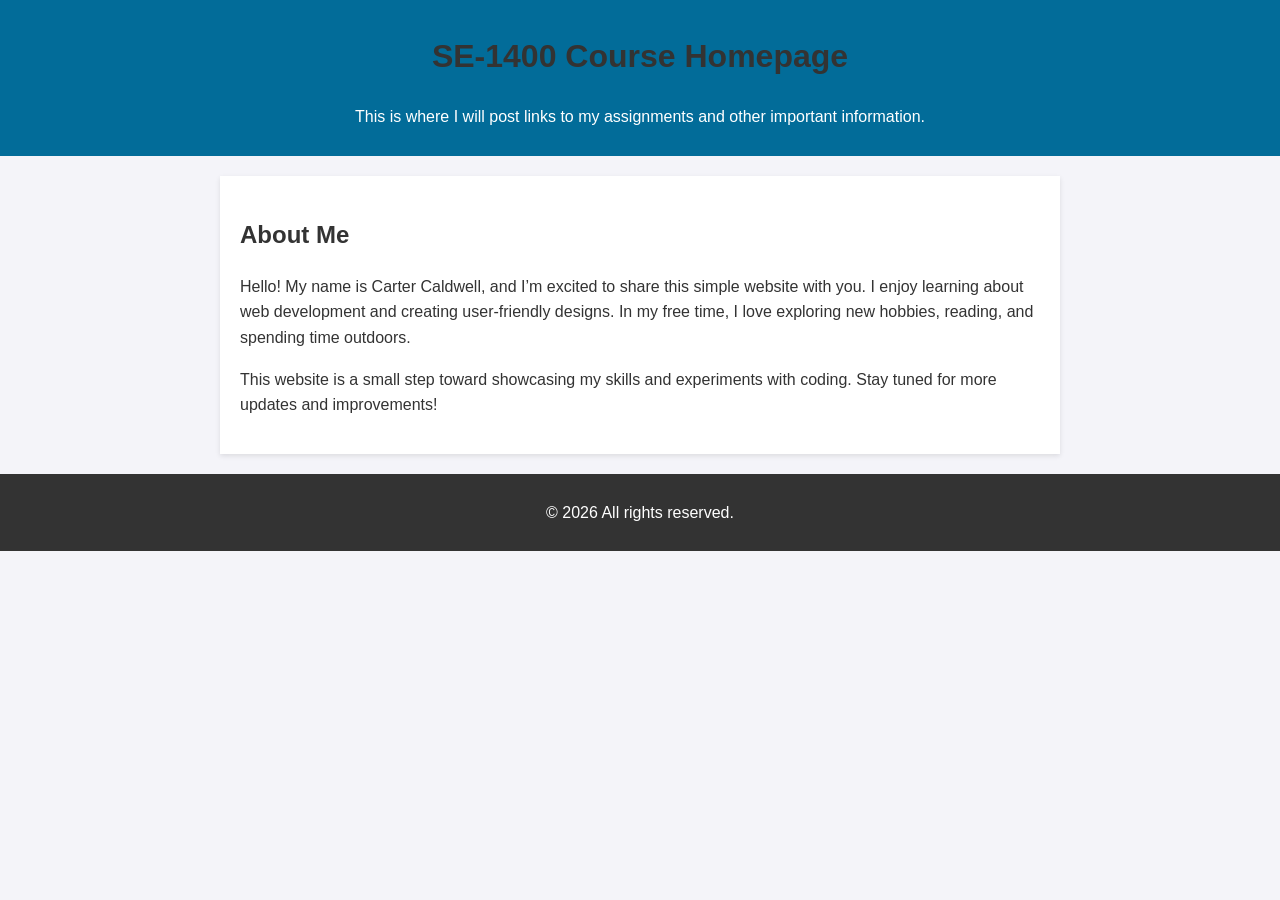
<file: index.html>
<!DOCTYPE html>
<html lang="en">
<head>
    <meta charset="UTF-8">
    <meta name="viewport" content="width=device-width, initial-scale=1.0">
    <meta name="robots" content="noindex, nofollow">
    <title>SE1400 Assignment Files</title>
    <style>
        body { font-family: Arial, sans-serif; line-height: 1.6; margin: 0; padding: 0; background-color: #f4f4f9; color: #333; }
        header { background: #026c99; color: white; padding: 10px 0; text-align: center; }
        section { max-width: 800px; margin: 20px auto; padding: 20px; background: white; box-shadow: 0 2px 5px rgba(0, 0, 0, 0.1); }
        h1, h2 { color: #333; }
        ul { list-style: none; padding: 0; }
        ul li { margin: 5px 0; }
        ul li a { color: #026c99; text-decoration: none; font-weight: bold; }
        ul li a:hover { text-decoration: underline; }
        footer { text-align: center; padding: 10px; margin-top: 20px; background: #333; color: white; }
    </style>
</head>
<body>
    <header>
        <h1>SE-1400 Course Homepage</h1>
        <p>This is where I will post links to my assignments and other important information.</p>
    </header>
    <section>
        <h2>About Me</h2>
        <p>Hello! My name is Carter Caldwell, and I’m excited to share this simple website with you. I enjoy learning about web development and creating user-friendly designs. In my free time, I love exploring new hobbies, reading, and spending time outdoors.</p>
        <p>This website is a small step toward showcasing my skills and experiments with coding. Stay tuned for more updates and improvements!</p>
    </section>
    <footer>
        <p>&copy; <span id="currentYear"></span> All rights reserved.</p>
    </footer>
    <script>
        document.getElementById('currentYear').textContent = new Date().getFullYear();
    </script>
</body>
</html>
</file>
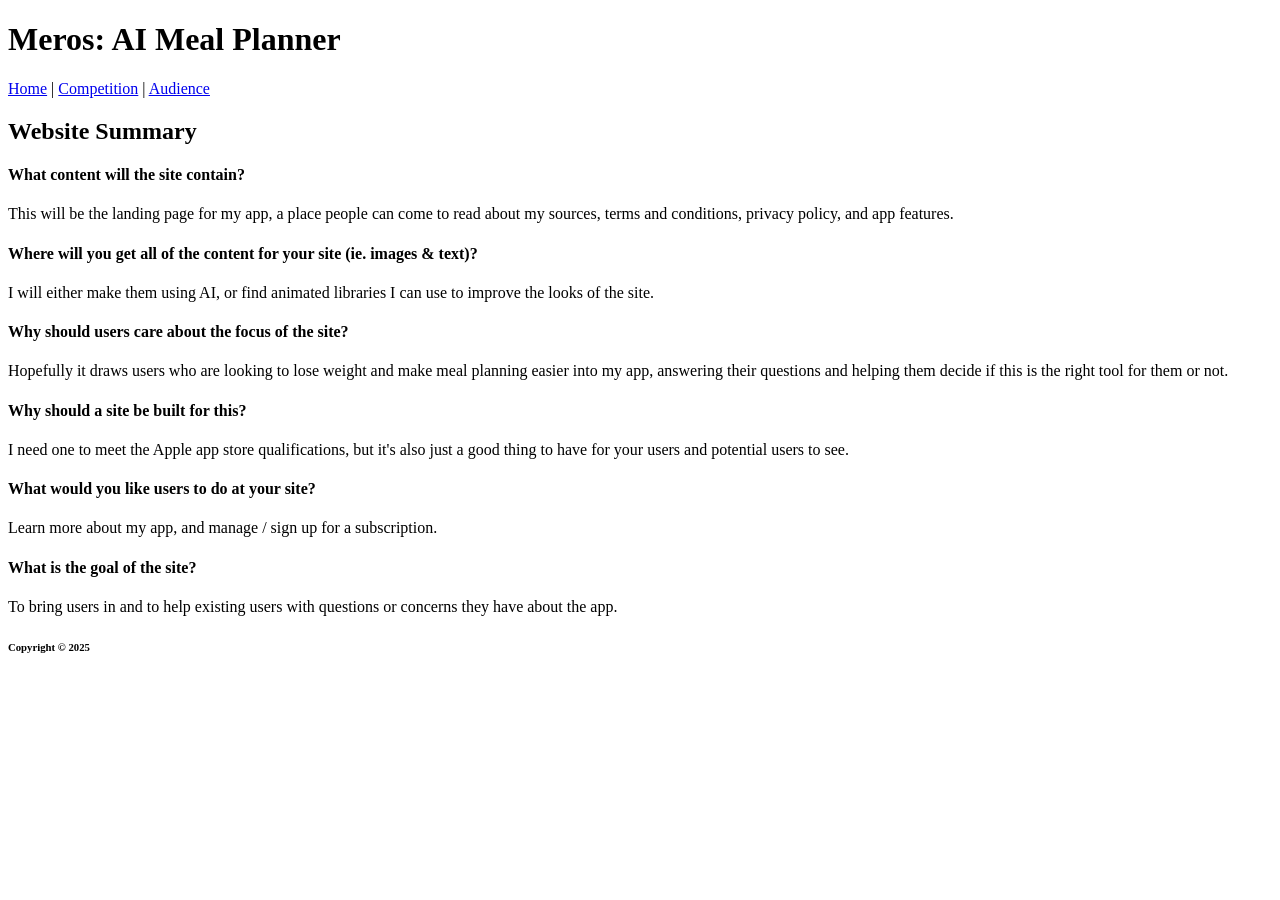
<file: milestone2/index.html>
<!DOCTYPE html>
<html lang="en">
    <head>
        <title>Meros: AI Meal Planner</title>
        <meta charset="UTF-8">
        <meta name="robots" content="noindex, nofollow">
    </head>
    <body>
        <header>
            <h1>Meros: AI Meal Planner</h1>
        </header>
        <nav>
            <a href="index.html">Home</a>
            |
            <a href="competition.html">Competition</a>
            |
            <a href="audience.html">Audience</a>
        </nav>
        <main>
        <h2>Website Summary</h2>
        <h4>What content will the site contain?</h4>
        <p>This will be the landing page for my app, a place people can come to read about my sources, terms and conditions, privacy policy, and app features.</p>
        <h4>Where will you get all of the content for your site (ie. images & text)?</h4>
        <p>I will either make them using AI, or find animated libraries I can use to improve the looks of the site.</p>
        <h4>Why should users care about the focus of the site?</h4>
        <p>Hopefully it draws users who are looking to lose weight and make meal planning easier into my app, answering their questions and helping them decide if this is the right tool for them or not.</p>
        <h4>Why should a site be built for this?</h4>
        <p>I need one to meet the Apple app store qualifications, but it's also just a good thing to have for your users and potential users to see.</p>
        <h4>What would you like users to do at your site?</h4>
        <p>Learn more about my app, and manage / sign up for a subscription.</p>
        <h4>What is the goal of the site?</h4>
        <p> To bring users in and to help existing users with questions or concerns they have about the app.</p>
        </main>
        <footer>
            <h6>Copyright © 2025</h6>
        </footer>
    </body>
</html>
</file>
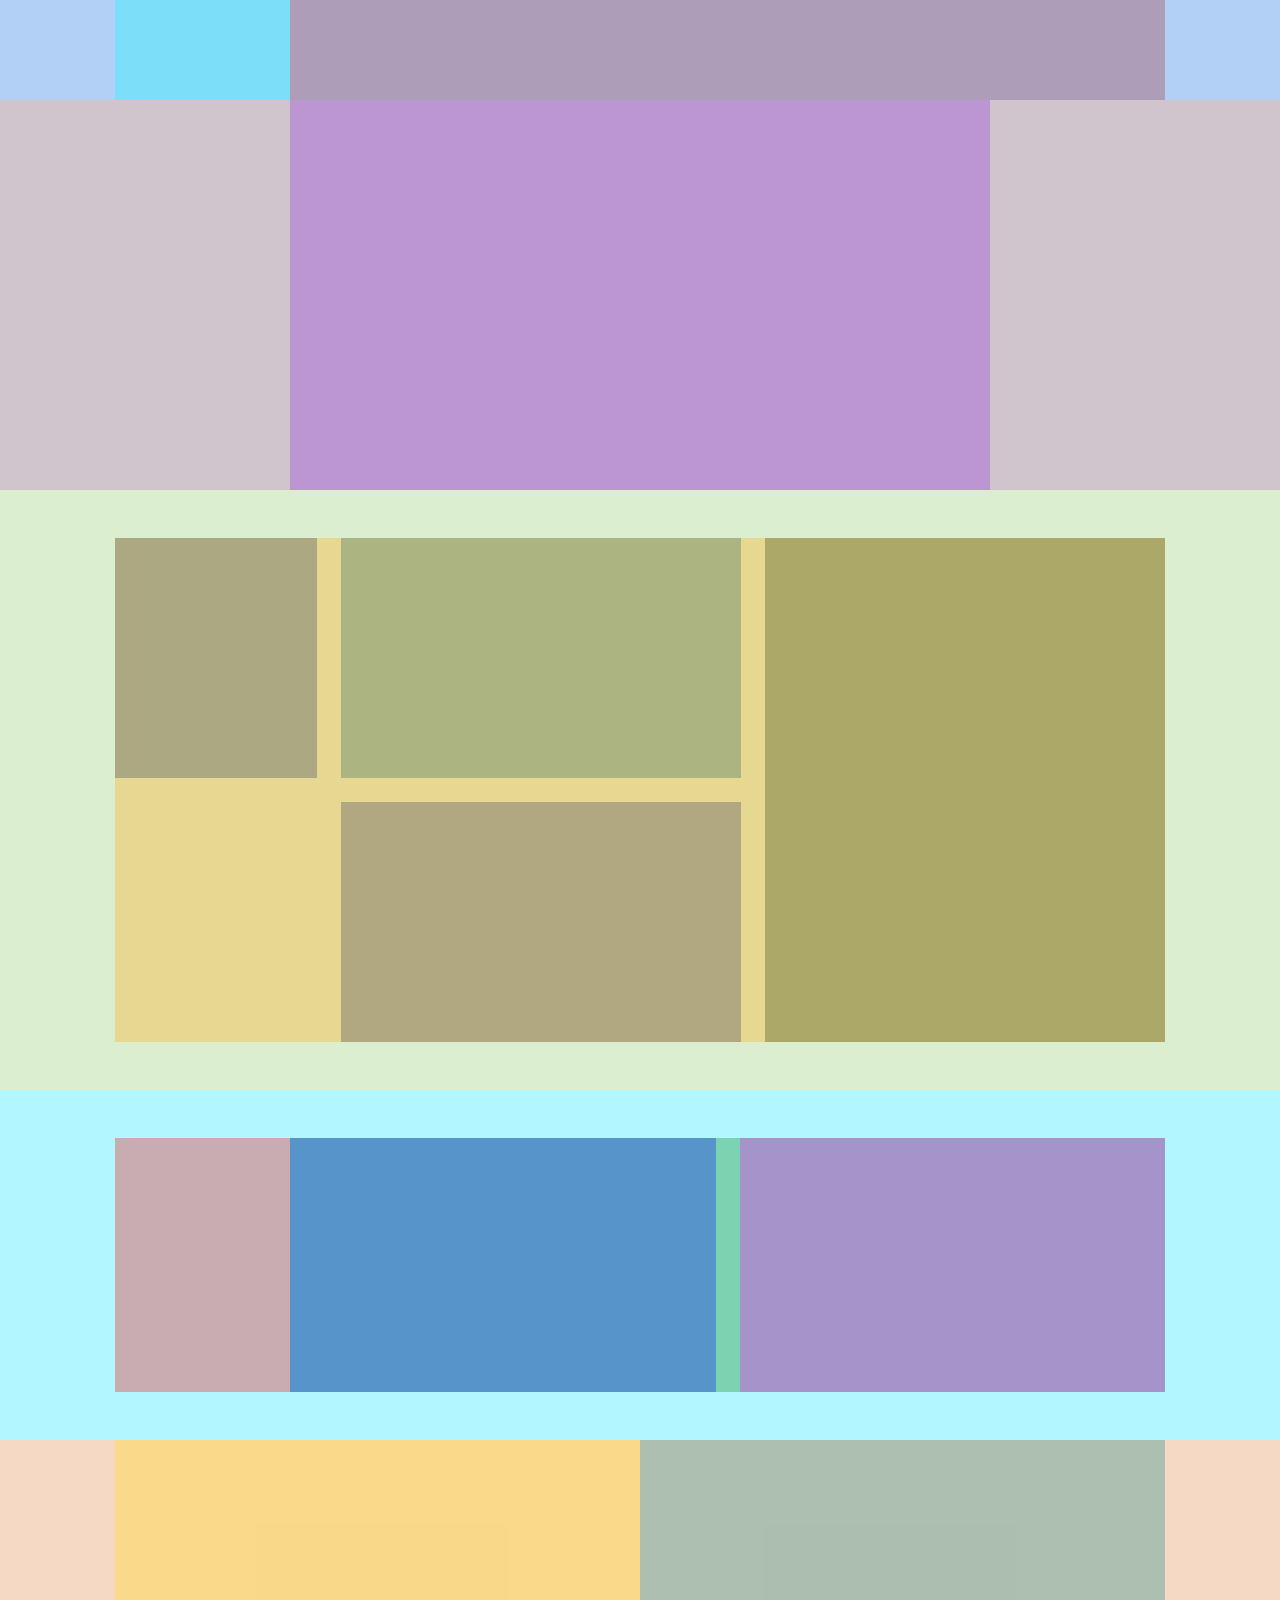
<file: milestone4/index.html>
<!DOCTYPE html>
<html lang="en">
    <head>
        <title>Zen Space</title>
        <meta charset="UTF-8">
        <meta name="robots" content="noindex, nofollow">
        <meta name="viewport" content="width=device-width, initial-scale=1">
        <link rel="stylesheet" href="style.css">

    </head>

    <body>
          <header class="header">
               <div class="header-bg">

               </div>
               <div class="logo">

               </div>
               <nav class="nav">

               </nav>
          </header>
          <main >
                    <div class="hero-bg"></div>
                    <div class="hero-text"></div>
                    <div class="unwind-bg"></div>
                    <div class="boxes">
                         <div class="sign-up">

                         </div>
                         <div class="middle">
                              <div class="games"></div>
                              <div class="relax"></div>
                         </div>
                         <div class="spend">

                         </div>
                    </div>
                    <div class="review-bg"></div>
                    <h2 class="reviews">

                    </h2>
                    <div class="review-box">
                         <div class="review1">

                         </div>
                         <div class="review2">

                         </div>
                    </div>
          </main>
          <footer class="footer" >
               <div class="footer-bg"></div>
               <div class="left">

               </div>
               <div class="right">

               </div>

          </footer>
    </body>
</html>
</file>
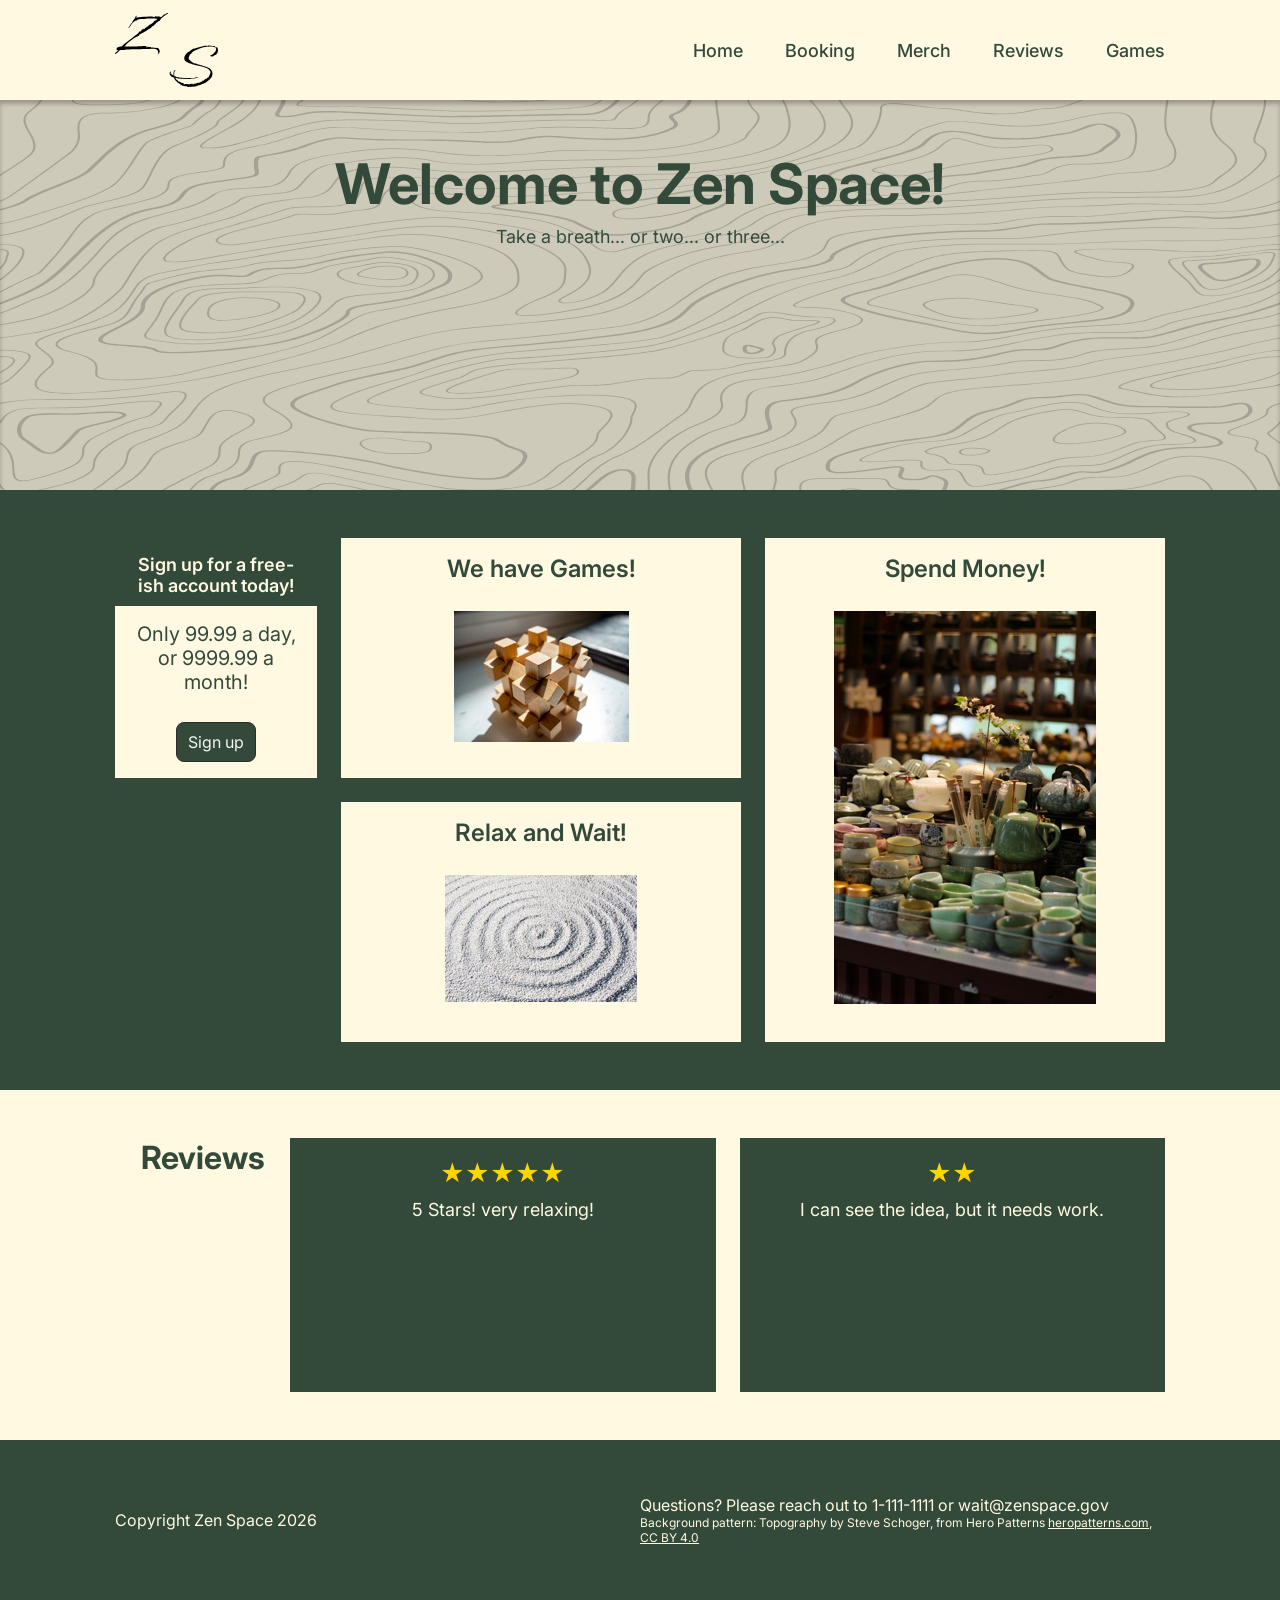
<file: milestone5/index.html>
<!DOCTYPE html>
<html lang="en">
    <head>
        <title>Zen Space</title>
        <meta charset="UTF-8">
        <meta name="robots" content="noindex, nofollow">
        <meta name="viewport" content="width=device-width, initial-scale=1">
        <link rel="stylesheet" href="https://fonts.googleapis.com/css2?family=Inter:wght@400;500;600;700&display=swap">
        <link rel="stylesheet" href="style.css">

    </head>

    <body>
          <header class="header">
               <div class="header-bg">

               </div>
               <div class="logo">
                    <img src="images/logo.svg" alt="Zen Space Logo">
               </div>
               <nav class="nav">
                    <a href="index.html">Home</a>
                    <a href="booking.html">Booking</a>
                    <a href="merch.html">Merch</a>
                    <a href="reviews.html">Reviews</a>
                    <a href="games.html">Games</a>
               </nav>
          </header>
          <main >
                    <div class="hero-bg"></div>
                    
                    <div class="hero-text">
                         <h1>Welcome to Zen Space!</h1>
                         <p>Take a breath... or two... or three...</p>
                    </div>
                    <div class="unwind-bg"></div>
                    <div class="boxes">
                         <div class="sign-up">
                              <div class="strip">
                                   <h2>Sign up for a free-ish account today!</h2>
                              </div>
                              <p>Only 99.99 a day, or 9999.99 a month!</p>
                              <a href="booking.html">Sign up</a>
                         </div>
                         <div class="middle">

                              <div class="games">
                                   <h2>We have Games!</h2>
                                   <img src="images/games.jpg" alt="Stacking Wooden Block Game" width="175" height="131">
                              </div>

                              <div class="relax">
                                   <h2>Relax and Wait!</h2>
                                   <img src="images/relax.jpg" alt="Zen Stone Garden" width="192" height="127">
                              </div>

                         </div>
                         <div class="spend">
                              <h2>Spend Money!</h2>
                              <img src="images/spend.jpg" alt="Store Full of Tea Pots" height="393" width="262">


                         </div>
                    </div>
                    <div class="review-bg"></div>
                    <h2 class="reviews">
                         Reviews
                    </h2>
                    <div class="review-box">
                         <div class="review1">
                              <div class="stars">★★★★★</div>
                              <p>5 Stars! very relaxing!</p>
                         </div>
                         <div class="review2">
                              <div class="stars">★★</div>
                              <p>I can see the idea, but it needs work.</p>
                         </div>
                    </div>
          </main>
          <footer class="footer" >
               <div class="footer-bg"></div>
               <div class="left">
                    <p>Copyright Zen Space 2026</p>
               </div>
               <div class="right">
                    <div>
                         <p>Questions? Please reach out to 1-111-1111 or wait@zenspace.gov</p>
                         <p class="referance">Background pattern: Topography by Steve Schoger, from Hero Patterns <a href="https://heropatterns.com">heropatterns.com</a>, <a href="https://creativecommons.org/licenses/by/4.0/">CC BY 4.0</a></p>
                    </div>
                   
                   
               </div>

          </footer>
    </body>
</html>
</file>
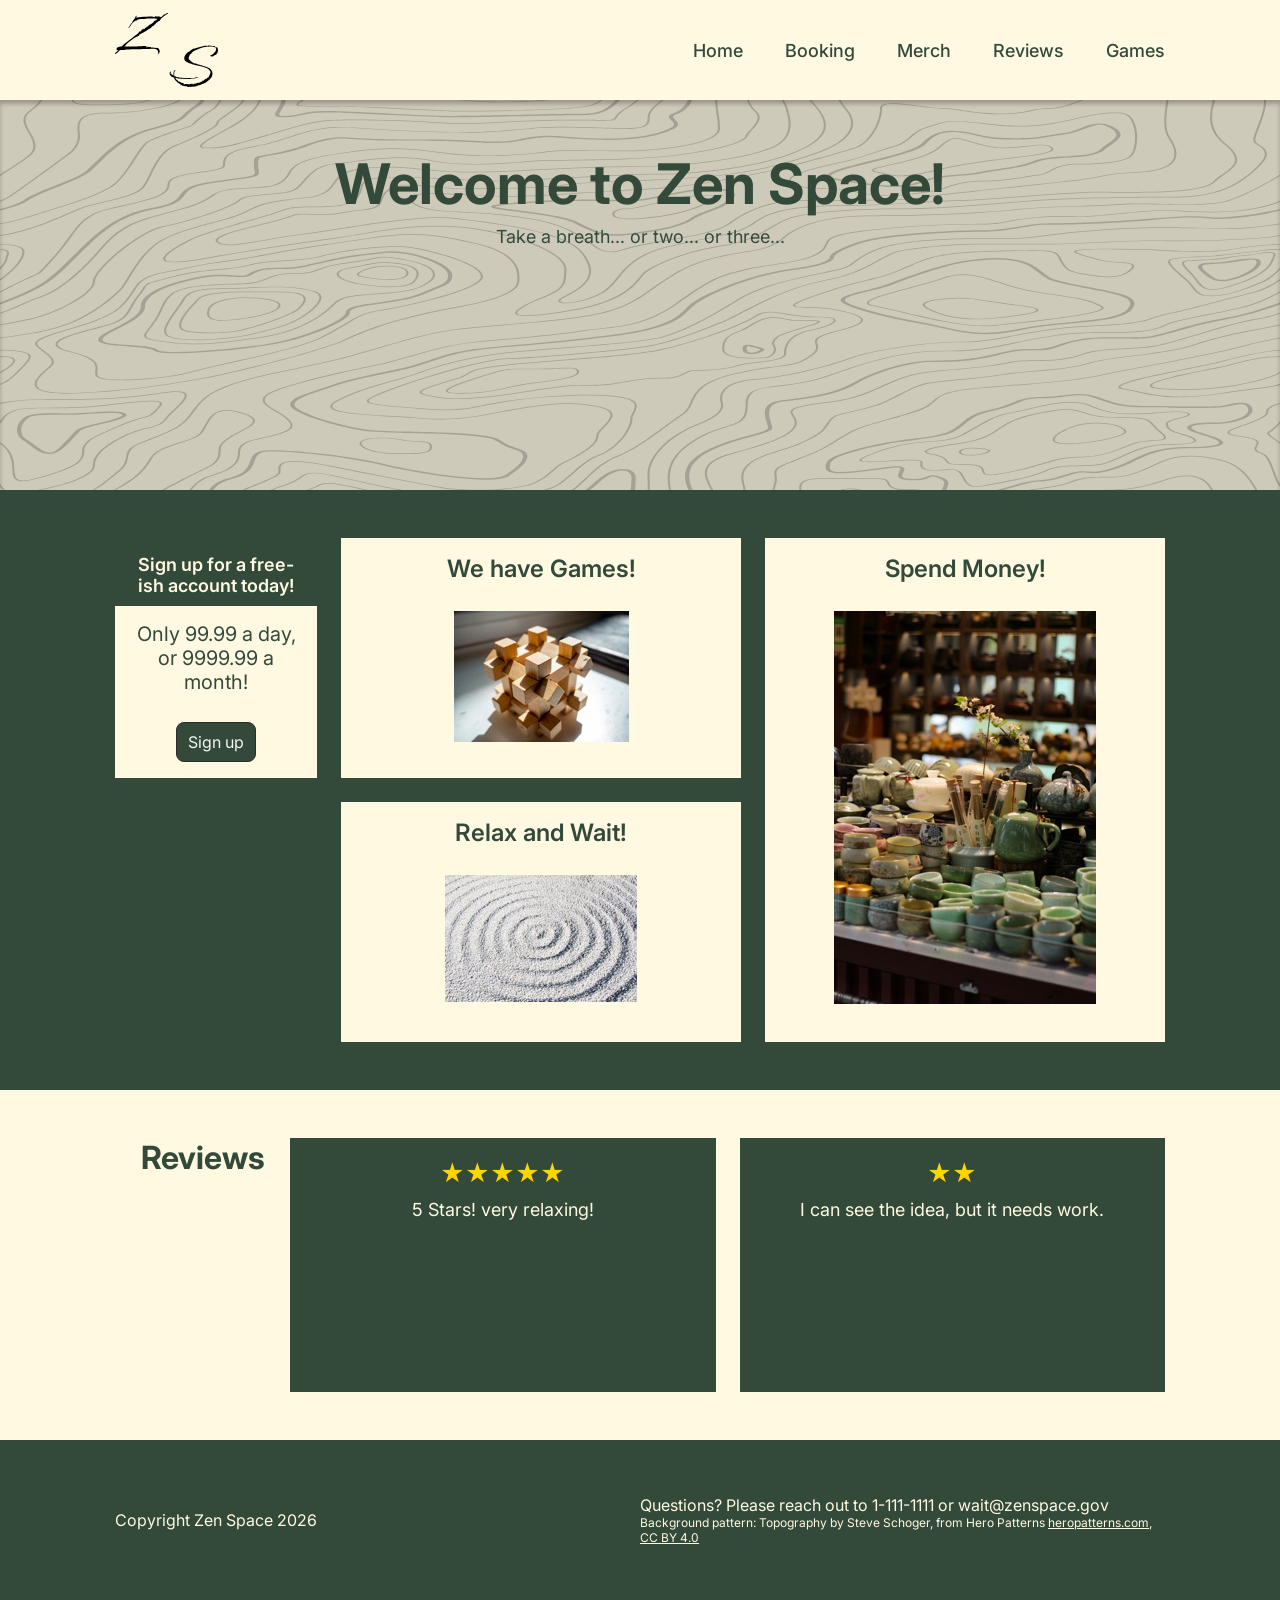
<file: milestone6/index.html>
<!DOCTYPE html>
<html lang="en">
    <head>
        <title>Zen Space</title>
        <meta charset="UTF-8">
        <meta name="robots" content="noindex, nofollow">
        <meta name="viewport" content="width=device-width, initial-scale=1">
        <link rel="stylesheet" href="https://fonts.googleapis.com/css2?family=Inter:wght@400;500;600;700&display=swap">
        <link rel="stylesheet" href="style.css">

    </head>

    <body>
          <header class="header">
               <div class="header-bg">

               </div>
               <div class="logo">
                    <img src="images/logo.svg" alt="Zen Space Logo">
               </div>
               <nav class="nav">
                    <a href="index.html">Home</a>
                    <a href="booking.html">Booking</a>
                    <a href="merch.html">Merch</a>
                    <a href="reviews.html">Reviews</a>
                    <a href="games.html">Games</a>
               </nav>
          </header>
          <main >
                    <div class="hero-bg"></div>
                    
                    <div class="hero-text">
                         <h1>Welcome to Zen Space!</h1>
                         <p>Take a breath... or two... or three...</p>
                    </div>
                    <div class="unwind-bg"></div>
                    <div class="boxes">
                         <div class="sign-up">
                              <div class="strip">
                                   <h2>Sign up for a free-ish account today!</h2>
                              </div>
                              <p>Only 99.99 a day, or 9999.99 a month!</p>
                              <a href="booking.html">Sign up</a>
                         </div>
                         <div class="middle">

                              <div class="games">
                                   <h2>We have Games!</h2>
                                   <img src="images/games.jpg" alt="Stacking Wooden Block Game" width="175" height="131">
                              </div>

                              <div class="relax">
                                   <h2>Relax and Wait!</h2>
                                   <img src="images/relax.jpg" alt="Zen Stone Garden" width="192" height="127">
                              </div>

                         </div>
                         <div class="spend">
                              <h2>Spend Money!</h2>
                              <picture>
                                   <source media="(max-width: 768px)" srcset="images/spend-small.jpg">
                                   <img src="images/spend.jpg" alt="Store Full of Tea Pots" height="393" width="262">
                              </picture>

                         </div>
                    </div>
                    <div class="review-bg"></div>
                    <h2 class="reviews">
                         Reviews
                    </h2>
                    <div class="review-box">
                         <div class="review1">
                              <div class="stars">★★★★★</div>
                              <p>5 Stars! very relaxing!</p>
                         </div>
                         <div class="review2">
                              <div class="stars">★★</div>
                              <p>I can see the idea, but it needs work.</p>
                         </div>
                    </div>
          </main>
          <footer class="footer" >
               <div class="footer-bg"></div>
               <div class="left">
                    <p>Copyright Zen Space 2026</p>
               </div>
               <div class="right">
                    <div>
                         <p>Questions? Please reach out to 1-111-1111 or wait@zenspace.gov</p>
                         <p class="referance">Background pattern: Topography by Steve Schoger, from Hero Patterns <a href="https://heropatterns.com">heropatterns.com</a>, <a href="https://creativecommons.org/licenses/by/4.0/">CC BY 4.0</a></p>
                    </div>
                   
                   
               </div>

          </footer>
    </body>
</html>
</file>
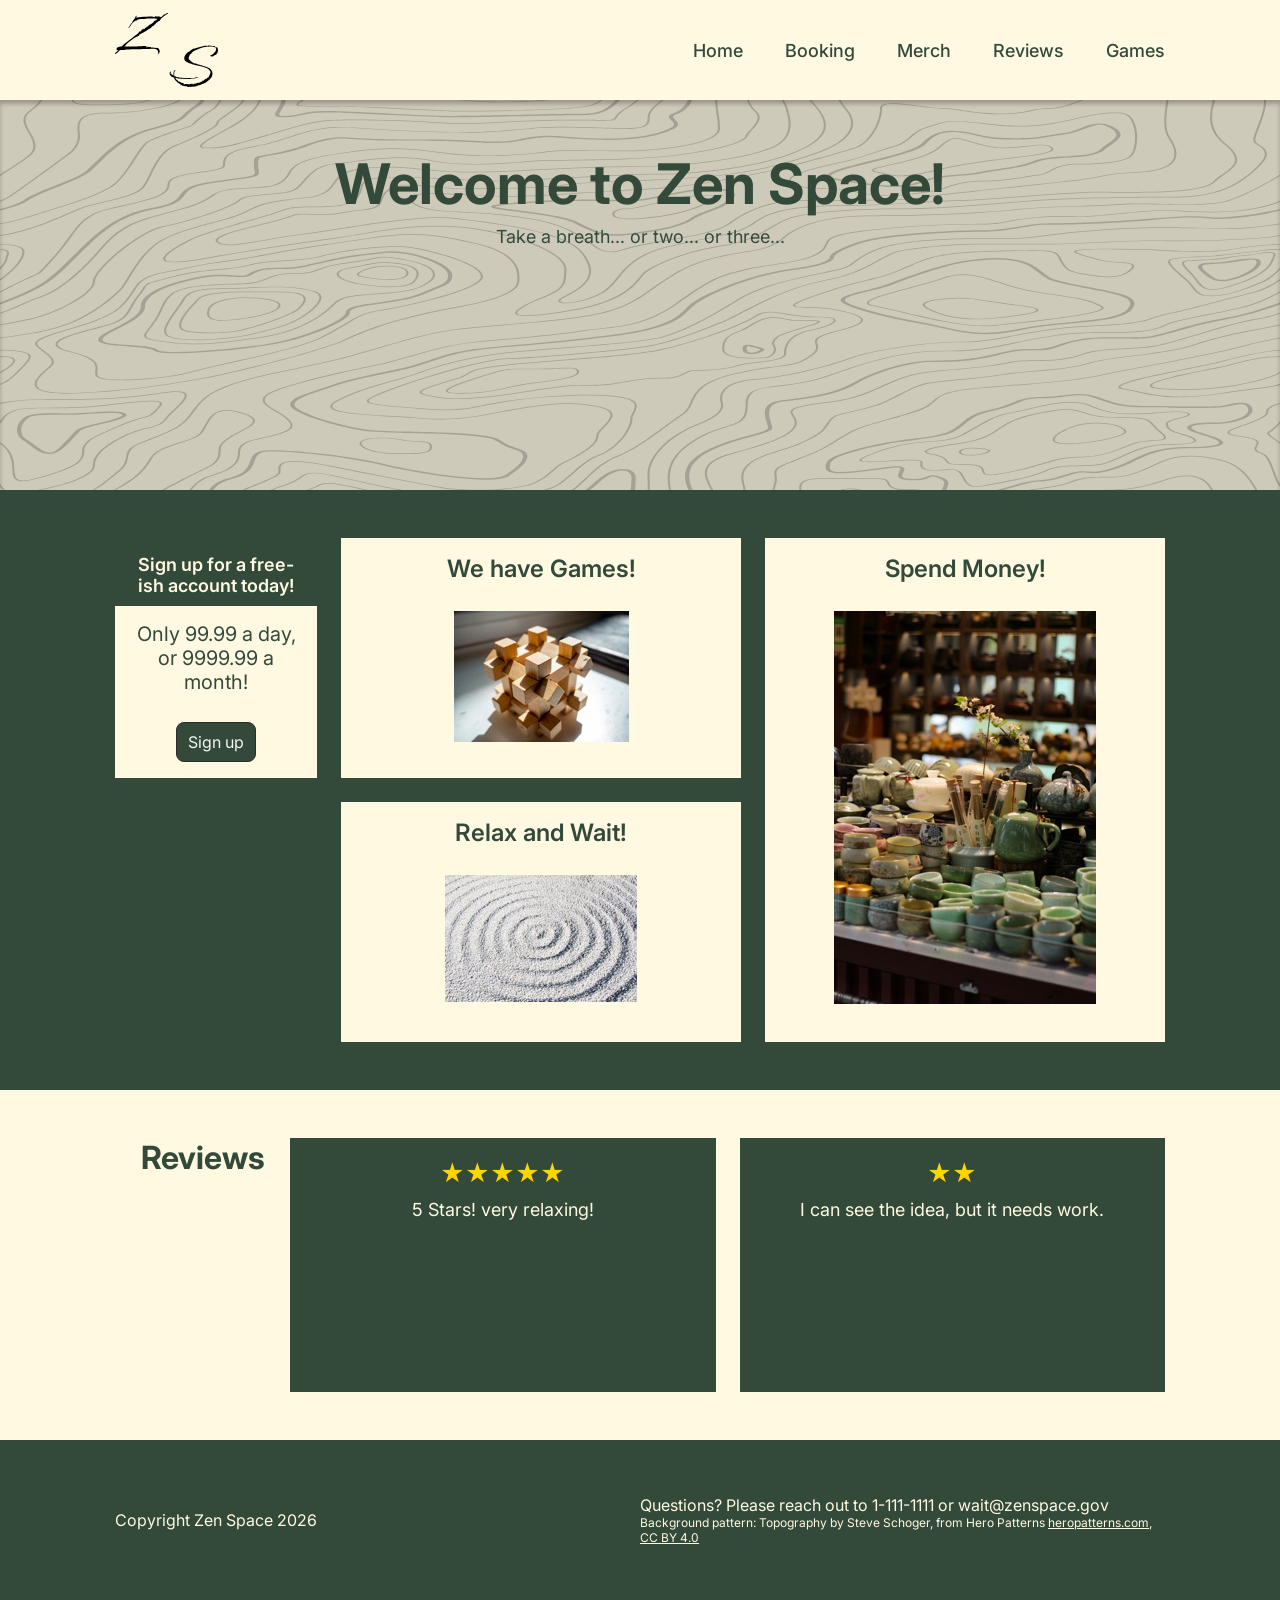
<file: milestone7/index.html>
<!DOCTYPE html>
<html lang="en">
    <head>
        <title>Zen Space</title>
        <meta charset="UTF-8">
        <!-- TODO Milestone 7, Task 2 (optional): this tag hides the site from search engines. Remove it only if you publish to your own domain. GitHub Pages is fine as is. -->
        <meta name="robots" content="noindex, nofollow">
        <meta name="viewport" content="width=device-width, initial-scale=1">
        <link rel="stylesheet" href="https://fonts.googleapis.com/css2?family=Inter:wght@400;500;600;700&display=swap">
        <link rel="stylesheet" href="style.css">

    </head>

    <body>
          <!-- TODO Milestone 7 overview (due Thu Dec 3, 11:59 PM; presentations Tue Dec 1). Full plan: your SE 1400 Milestone 7 plan Doc.
               1. First bring your Milestone 6 fixes into this folder: same spots as TODOs 1-4 in milestone6, or re-copy milestone6 here once it's fixed and keep these TODO notes.
               2. Build the four subpages your menu already links to: booking.html, merch.html, reviews.html and games.html. Each is a new file in this folder that reuses this page's header and footer.
               3. Word targets so the site averages about 300 words a page (about 1,500 total): Home 250, Booking 350, Merch 300, Reviews 300, Games 300. Write all of it yourself.
               4. Images: your own photos, Pexels, or Creative Commons only. Resize each to the size it shows at, run it through an optimizer, and give it real alt text.
               5. Optional extra feature: a Calendly embed fits Booking, a shopping cart (Ecwid) fits Merch, a responsive image grid or lightbox fits Games.
               6. Submit the GitHub Pages link to milestone7/index.html and a zip of this whole folder.
               Delete every TODO comment before you submit, because the class runs an AI check. -->
          <header class="header">
               <div class="header-bg">

               </div>
               <div class="logo">
                    <img src="images/logo.svg" alt="Zen Space Logo">
               </div>
               <!-- TODO Milestone 7: booking.html, merch.html, reviews.html and games.html don't exist yet, so these links are broken until you make those pages. Check every link on every page when you're done. -->
               <nav class="nav">
                    <a href="index.html">Home</a>
                    <a href="booking.html">Booking</a>
                    <a href="merch.html">Merch</a>
                    <a href="reviews.html">Reviews</a>
                    <a href="games.html">Games</a>
               </nav>
          </header>
               <!-- TODO Milestone 7: Home has about 80 words now. Add about 170 more of your own copy so it reaches about 250, for example a short intro to Zen Space and what each page offers. -->
          <main >
                    <div class="hero-bg"></div>
                    
                    <div class="hero-text">
                         <h1>Welcome to Zen Space!</h1>
                         <p>Take a breath... or two... or three...</p>
                    </div>
                    <div class="unwind-bg"></div>
                    <div class="boxes">
                         <div class="sign-up">
                              <div class="strip">
                                   <h2>Sign up for a free-ish account today!</h2>
                              </div>
                              <p>Only 99.99 a day, or 9999.99 a month!</p>
                              <a href="booking.html">Sign up</a>
                         </div>
                         <div class="middle">

                              <div class="games">
                                   <h2>We have Games!</h2>
                                   <img src="images/games.jpg" alt="Stacking Wooden Block Game" width="175" height="131">
                              </div>

                              <div class="relax">
                                   <h2>Relax and Wait!</h2>
                                   <img src="images/relax.jpg" alt="Zen Stone Garden" width="192" height="127">
                              </div>

                         </div>
                         <div class="spend">
                              <h2>Spend Money!</h2>
                              <picture>
                                   <source media="(max-width: 768px)" srcset="images/spend-small.jpg">
                                   <img src="images/spend.jpg" alt="Store Full of Tea Pots" height="393" width="262">
                              </picture>

                         </div>
                    </div>
                    <div class="review-bg"></div>
               <!-- TODO Milestone 7: once reviews.html exists, link this Reviews section to it so visitors can read more. -->
                    <h2 class="reviews">
                         Reviews
                    </h2>
                    <div class="review-box">
                         <div class="review1">
                              <div class="stars">★★★★★</div>
                              <p>5 Stars! very relaxing!</p>
                         </div>
                         <div class="review2">
                              <div class="stars">★★</div>
                              <p>I can see the idea, but it needs work.</p>
                         </div>
                    </div>
          </main>
          <footer class="footer" >
               <div class="footer-bg"></div>
               <div class="left">
                    <p>Copyright Zen Space 2026</p>
               </div>
               <div class="right">
                    <div>
                         <p>Questions? Please reach out to 1-111-1111 or wait@zenspace.gov</p>
                         <p class="referance">Background pattern: Topography by Steve Schoger, from Hero Patterns <a href="https://heropatterns.com">heropatterns.com</a>, <a href="https://creativecommons.org/licenses/by/4.0/">CC BY 4.0</a></p>
                    </div>
                   
                   
               </div>

          </footer>
    </body>
</html>
</file>
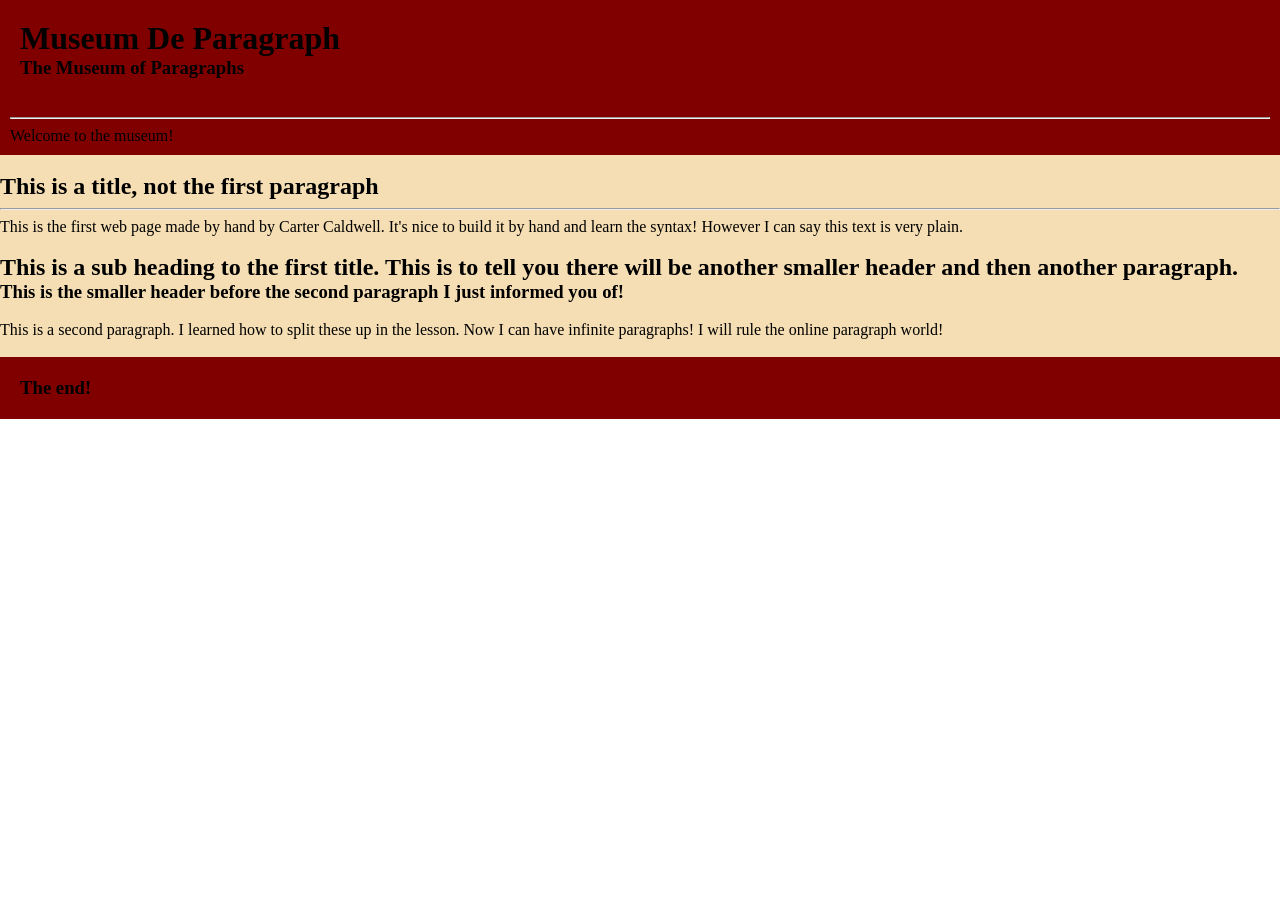
<file: FirstPage.html>
<!DOCTYPE html> 
<html lang="eng">
    <head>
        <meta  charset="UTF-8" name="viewport" content="width=device-width, initial-scale=1.0">
        <title>The First Web Page</title>
        <style>
            body {margin: 0;}
            header {color:black; background-color: maroon; padding: 20px; margin: 0;}
            aside   {color: black;background-color: maroon; position: sticky; top: 0; padding: 10px; z-index: 10; margin: 0;}
            footer {color:black; background-color: maroon; padding: 20px; margin: 0;}
            section {color: black; background-color: wheat; margin: 0;}
            h1 {margin: 0;}
            h3 {margin: 0;}
            h2 {margin: 0;}
            p {margin: 0;}
            
        
        </style>
    </head>
    <Header>
       <h1>Museum De Paragraph</h1> 
       <h3>The Museum of Paragraphs</h3>
    </Header>
    
    <aside>
        <hr>
        <p>
            Welcome to the museum!
        </p>
    </aside>
    <main>
        
        <section>
            <br>
            <h1>This is a title, not the first paragraph</h1>
            <hr>
            <p>
                 This is the first web page made by hand by Carter Caldwell. It's nice to
                build it by hand and learn the syntax! However I can say this text is very plain.
            </p>
            <br>
            <h2>This is a sub heading to the first title. This is to tell you there will be another smaller header and then another paragraph.</h2>
            <h3>This is the smaller header before the second paragraph I just informed you of!</h3>
            <br>
            <p>
                 This is a second paragraph. I learned how to split these up in the lesson. Now I can 
                have infinite paragraphs! I will rule the online paragraph world!

            </p>
            <br>
        </section>
    
    </main>
    <footer>
       
        <h3>
            The end!
        </h3>
    </footer>
</html>
</file>
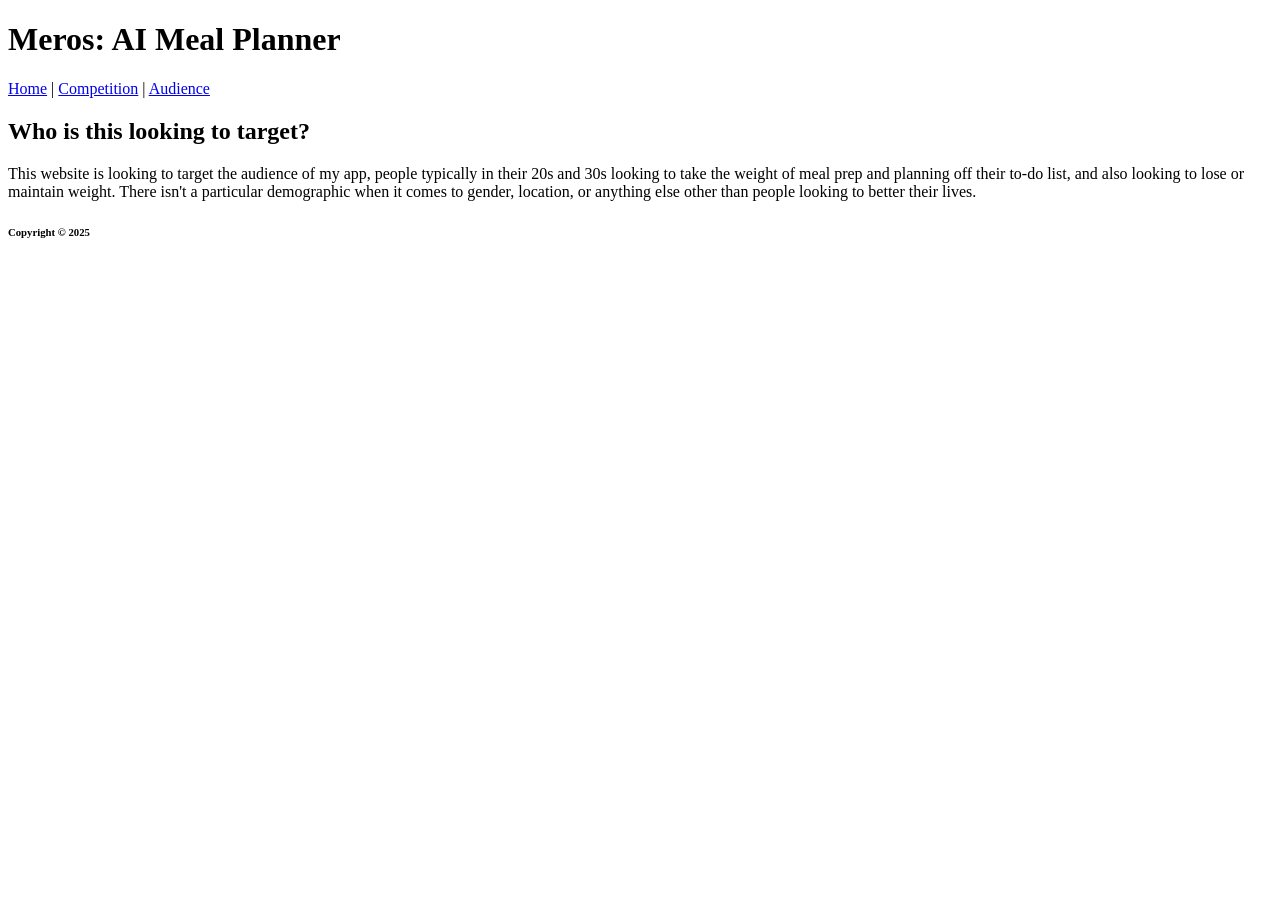
<file: milestone2/audience.html>
<!DOCTYPE html>
<html lang="en">
    <head>
        <title>Meros: AI Meal Planner</title>
        <meta charset="UTF-8">
        <meta name="robots" content="noindex, nofollow">
    </head>
    <body>
        <header>
            <h1>Meros: AI Meal Planner</h1>
        </header>
        <nav>
            <a href="index.html">Home</a>
            |
            <a href="competition.html">Competition</a>
            |
            <a href="audience.html">Audience</a>
        </nav>
        <main>
            <h2>Who is this looking to target?</h2>
            <p>This website is looking to target the audience of my app, people typically in their 20s and 30s looking to take the weight of meal prep and planning off their to-do list, and also looking to lose or maintain weight. There isn't a particular demographic when it comes to gender, location, or anything else other than people looking to better their lives.</p>
        </main>
        <footer>
            <h6>Copyright © 2025</h6>
        </footer>
    </body>
</html>
</file>
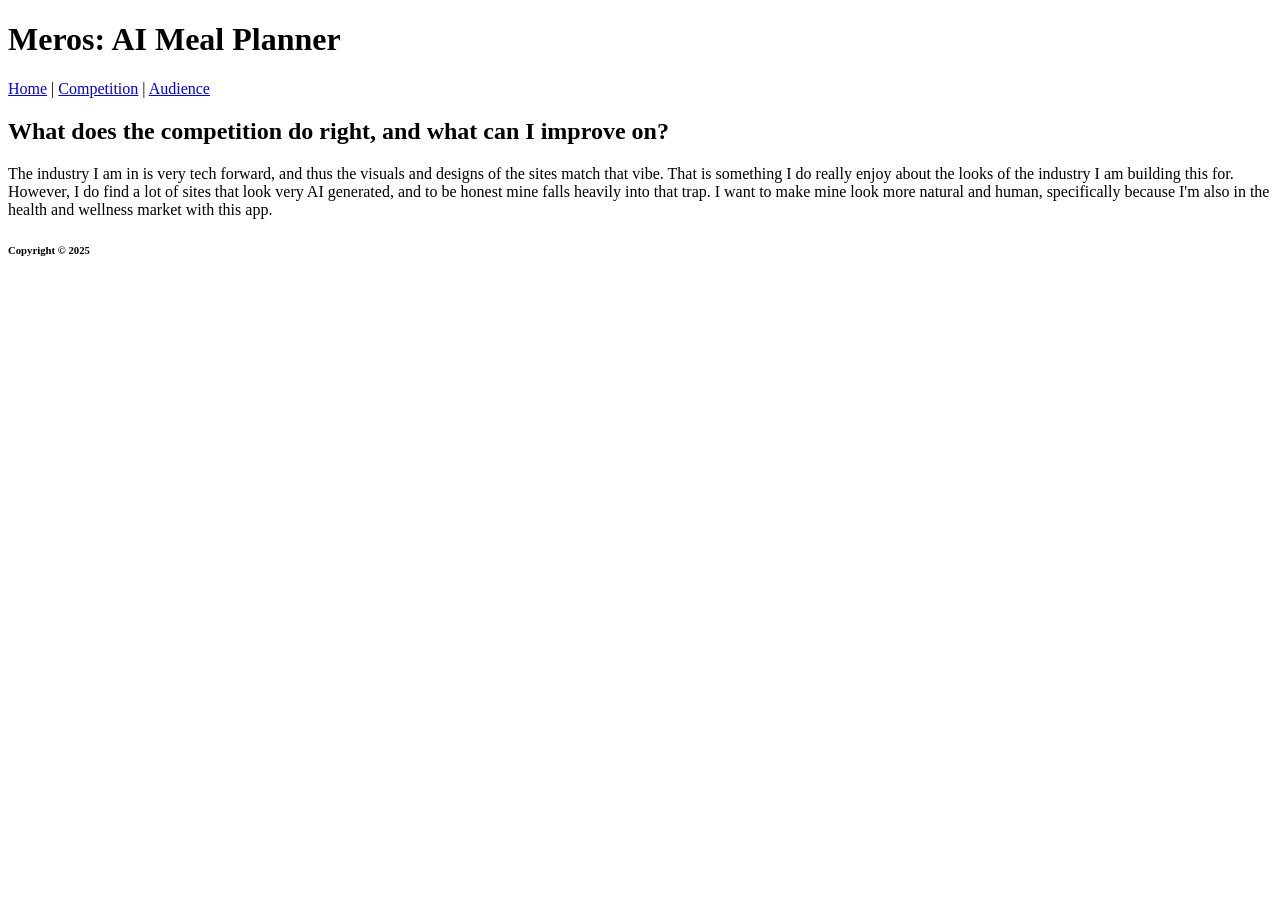
<file: milestone2/competition.html>
<!DOCTYPE html>
<html lang="en">
    <head>
        <title>Meros: AI Meal Planner</title>
        <meta charset="UTF-8">
        <meta name="robots" content="noindex, nofollow">
    </head>
    <body>
        <header>
            <h1>Meros: AI Meal Planner</h1>
        </header>
        <nav>
            <a href="index.html">Home</a>
            |
            <a href="competition.html">Competition</a>
            |
            <a href="audience.html">Audience</a>
        </nav>
        <main>
            <h2>What does the competition do right, and what can I improve on?</h2>
            <p>The industry I am in is very tech forward, and thus the visuals and designs of the sites match that vibe. That is something I do really enjoy about the looks of the industry I am building this for. However, I do find a lot of sites that look very AI generated, and to be honest mine falls heavily into that trap. I want to make mine look more natural and human, specifically because I'm also in the health and wellness market with this app.</p>
        </main>
        <footer>
            <h6>Copyright © 2025</h6>
        </footer>
    </body>
</html>
</file>
<file: milestone4/style.css>
body
{
margin: 0;
display: grid;

grid-template-columns: minmax(0px, 1fr) repeat(6, minmax(0, 175px)) minmax(0px, 1fr);
}

header, main, footer {
  display: contents;
}
.header-bg{
  grid-column: 1 / -1;
  grid-row: 1;
  background-color: rgba(0, 100, 225, 0.3);
}
.logo
{
  grid-column: 2 / 3;
  grid-row: 1;
  height: 100px;
  background-color: rgba(0, 255, 255, 0.3);
}

.nav
{
  grid-column: 3 / 8;
  grid-row: 1;
  height: 100px;
  background-color: rgba(165, 42, 42, 0.3);
}


.hero-bg{
  grid-column: 1 / -1;
  grid-row:  2;
  background-color: rgba(100, 60, 90, 0.3);
}
.hero-text
{
  grid-column: 3 / 7;
  grid-row: 2;
  height: 390px;
  background-color: rgba(138, 43, 226, 0.3);
}


.unwind-bg{
  grid-column: 1 / -1;
  grid-row: 3;
  background-color: rgba(140,  200,  100, .3);
}

.boxes
{
  grid-column: 2 / 8;
  grid-row: 3;
  gap: 24px;
  display: flex;
  margin: 48px 0;
  background-color: rgba(255, 165, 0, 0.3);
}

.middle{
  display: flex;
  flex-direction: column;
  width: 400px;
  gap: 24px;
 }
.sign-up
{
  width: 202px;
  height: 240px;
  background-color: rgba(34, 57, 92, .3);
}

.games{
  height: 240px;
  background-color: rgba(34, 99, 92, .3);
}
.relax{
  height: 240px;
  background-color: rgba(50, 57, 92, .3);
}

.spend{
  width: 400px;
  background-color: rgba(34, 57, 12, .3);
}


.review-bg {
grid-column: 1 / -1;
grid-row: 4;
background-color: rgba(0, 225, 255, 0.3);
}
.reviews
{
  grid-column: 2 / 3;
  grid-row: 4;
  height: 254px;
  margin: 48px 0;
  background-color: rgba(255, 0, 0, 0.3);
}

.review-box
{
  display: flex;
  grid-column: 3 / 8;
  grid-row: 4;
  background-color: rgba(0, 128, 0, 0.3);
  gap: 24px;
  margin: 48px 0;
}

.review1
{
  background-color: rgba(0, 0, 255, 0.3);
  flex: 1;
}

.review2
{
  background-color: rgba(255, 0, 255, 0.3);
  flex: 1;
}


.footer-bg {
  grid-column: 1 / -1;
  grid-row: 5;
  background-color: rgba(225, 128, 64, 0.3);
}
.left
{
  grid-column: 2 / 5;
  grid-row: 5;
  height: 160px;
  background-color: rgba(255, 215, 0, 0.3);
}

.right
{
  grid-column: 5 / 8;
  grid-row: 5;
  height: 160px;
  background-color: rgba(0, 128, 128, 0.3);
}
</file>
<file: milestone5/style.css>
:root{
  --green: rgba(51, 74, 59, 1);
  --cream: rgba(255, 249, 225, 1);
  --hero: rgba(206, 202, 186, 1);
  --stars: rgba(255, 212, 0, 1);
  --buttontext: rgba(245, 245, 245, 1);
  --buttonborder: rgba(44, 44, 44, 1);
}
 body
{
margin: 0;
display: grid;
font-family: "Inter", sans-serif;
grid-template-columns: minmax(0px, 1fr) repeat(6, minmax(0, 175px)) minmax(0px, 1fr);
}

header, main, footer {
  display: contents;
}

h1, h2, p {
  margin: 0;
} 
.header-bg{
  grid-column: 1 / -1;
  grid-row: 1;
  background-color: var(--cream);
}
.logo
{
  grid-column: 2 / 3;
  grid-row: 1;
  padding-top: 13px;
}

.nav
{
  display: flex;
  justify-content: flex-end;
  align-items: center;
  gap: 42px;
  grid-column: 3 / 8;
  grid-row: 1;
  min-height: 100px;
}


.nav a{
font-size: 18px;
font-weight: 500;
color: var(--green);
text-decoration: none;
}

.hero-bg{
  grid-column: 1 / -1;
  grid-row:  2;
  background-color: var(--hero);
  background-image: url("images/hero.svg");
  background-size: cover;
  box-shadow: inset 0 4px 4px rgba(0, 0, 0, .25);
}
.hero-text
{
  grid-column: 3 / 7;
  grid-row: 2;
  min-height: 390px;
}

.hero-text h1{
  font-size: 56px;
  font-weight: 700;
  color: var(--green);
  text-align: center;
  margin-top: 50px;
}

.hero-text p{
  font-size: 18px;
  font-weight: 400;
  color: var(--green);
  text-align: center;
  margin-top: 8px;
}

.unwind-bg{
  grid-column: 1 / -1;
  grid-row: 3;
  background-color: var(--green);
}

.boxes
{
  grid-column: 2 / 8;
  grid-row: 3;
  gap: 24px;
  display: flex;
  margin: 48px 0;
}

.middle{
  display: flex;
  flex-direction: column;
  width: 400px;
  gap: 24px;
 }
.sign-up
{
  width: 202px;
  height: 240px;
  background-color: var(--cream);
  display: flex;
  flex-direction: column;
}

.strip {
  background-color: var(--green);
  height: 52px;
  padding: 16px 12px 0;
}

.strip h2{
  font-size: 18px;
  font-weight: 600;
  color: var(--cream);
  text-align: center;
}

.sign-up p {
  font-size: 20px;
  font-weight: 400;
  color: var(--green);
  text-align: center;
  margin: 16px 12px 0;
}

.sign-up a {
  margin-top: auto;
  margin-bottom: 16px;
  align-self: center;
  background-color: var(--green);
  color: var(--buttontext);
  font-size: 16px;
  font-weight: 400;
  line-height: 1;
  text-decoration: none;
  border: 1px solid var(--buttonborder);
  border-radius: 8px;
  padding: 11px;
}

.games{
  height: 240px;
  background-color: var(--cream);
  display: flex;
  flex-direction: column;
  align-items: center;
}
.games h2 {
  font-size: 24px;
  font-weight: 600;
  color: var(--green);
  margin-top: 16px;
}

.games img {
  margin-top: 28px;
}
.relax{
 height: 240px;
  background-color: var(--cream);
  display: flex;
  flex-direction: column;
  align-items: center;
}
.relax h2 {
  font-size: 24px;
  font-weight: 600;
  color: var(--green);
  margin-top: 16px;
}

.relax img {
  margin-top: 28px;
}

.spend{
  width: 400px;
  background-color: var(--cream);
  display: flex;
  flex-direction: column;
  align-items: center;
}
.spend h2 {
  font-size: 24px;
  font-weight: 600;
  color: var(--green);
  margin-top: 16px;
}

.spend img {
  margin-top: 28px;
}


.review-bg {
grid-column: 1 / -1;
grid-row: 4;
background-color: var(--cream);
}
.reviews
{
  grid-column: 2 / 3;
  grid-row: 4;
  margin: 48px 0;
  color: var(--green);
  text-align: center;
  font-size: 32px;
  font-weight: 700;
}

.review-box
{
  display: flex;
  grid-column: 3 / 8;
  grid-row: 4;
  gap: 24px;
  margin: 48px 0;
}

.review1
{
  background-color: var(--green);
  flex: 1;
  text-align: center;
  padding: 24px 24px 0;
  min-height: 230px;
}

.review1 p{
  font-size: 18px;
  font-weight: 400;
  color: var(--cream);
  padding-top: 13px;
}

.stars {
  font-size: 24px;
  line-height: 24px;
  color: var(--stars);
}
.review2
{
  background-color: var(--green);
  flex: 1;
  text-align: center;
  padding: 24px 24px 0;
  min-height: 230px;
}

.review2 p{
  font-size: 18px;
  font-weight: 400;
  color: var(--cream);
  padding-top: 13px;
}

.footer-bg {
  grid-column: 1 / -1;
  grid-row: 5;
  background-color: var(--green);
}
.left
{
  grid-column: 2 / 5;
  grid-row: 5;
  min-height: 160px;
  display: flex;
  text-align: left;
  align-items: center;
  font-size: 16px;
  font-weight: 400;
  color: var(--cream);
}

.right
{
  grid-column: 5 / 8;
  grid-row: 5;
  min-height: 160px;
  display: flex;
  text-align: left;
  align-items: center;
  font-size: 16px;
  font-weight: 400;
  color: var(--cream);
}

.referance{
  font-size: 12px;
}

.referance a{
  color: var(--cream);
}
</file>
<file: milestone6/style.css>
:root{
  --green: rgba(51, 74, 59, 1);
  --cream: rgba(255, 249, 225, 1);
  --hero: rgba(206, 202, 186, 1);
  --stars: rgba(255, 212, 0, 1);
  --buttontext: rgba(245, 245, 245, 1);
  --buttonborder: rgba(44, 44, 44, 1);
}
 body
{
margin: 0;
display: grid;
font-family: "Inter", sans-serif;
grid-template-columns: minmax(32px, 1fr) repeat(6, minmax(0, 175px)) minmax(32px, 1fr);
}

header, main, footer {
  display: contents;
}

img {
  max-width: 100%;
  height: auto;
}

h1, h2, p {
  margin: 0;
} 
.header-bg{
  grid-column: 1 / -1;
  grid-row: 1;
  background-color: var(--cream);
}
.logo
{
  grid-column: 2 / 3;

  grid-row: 1;
  padding-top: 13px;
}

.nav
{
  display: flex;
  justify-content: flex-end;
  align-items: center;
  gap: 42px;
  grid-column: 3 / 8;
  grid-row: 1;
  min-height: 100px;
}


.nav a{
font-size: 18px;
font-weight: 500;
color: var(--green);
text-decoration: none;
}

.hero-bg{
  grid-column: 1 / -1;
  grid-row:  2;
  background-color: var(--hero);
  background-image: url("images/hero.svg");
  background-size: cover;
  box-shadow: inset 0 4px 4px rgba(0, 0, 0, .25);
}
.hero-text
{
  grid-column: 3/ 7;
  grid-row: 2;
  min-height: 390px;
}

.hero-text h1{
  font-size: 56px;
  font-weight: 700;
  color: var(--green);
  text-align: center;
  margin-top: 50px;
}

.hero-text p{
  font-size: 18px;
  font-weight: 400;
  color: var(--green);
  text-align: center;
  margin-top: 8px;
}

.unwind-bg{
  grid-column: 1 / -1;
  grid-row: 3;
  background-color: var(--green);
}

.boxes
{
  grid-column: 2 / 8;
  grid-row: 3;
  gap: 24px;
  display: flex;
  margin: 48px 0;
}

.middle{
  display: flex;
  flex-direction: column;
  flex: 1;
  gap: 24px;
 }
.sign-up
{
  width: 202px;
  height: 240px;
  background-color: var(--cream);
  display: flex;
  flex-direction: column;
}

.strip {
  background-color: var(--green);
  height: 52px;
  padding: 16px 12px 0;
}

.strip h2{
  font-size: 18px;
  font-weight: 600;
  color: var(--cream);
  text-align: center;
}

.sign-up p {
  font-size: 20px;
  font-weight: 400;
  color: var(--green);
  text-align: center;
  margin: 16px 12px 0;
}

.sign-up a {
  margin-top: auto;
  margin-bottom: 16px;
  align-self: center;
  background-color: var(--green);
  color: var(--buttontext);
  font-size: 16px;
  font-weight: 400;
  line-height: 1;
  text-decoration: none;
  border: 1px solid var(--buttonborder);
  border-radius: 8px;
  padding: 11px;
}

.games{
  height: 240px;
  background-color: var(--cream);
  display: flex;
  flex-direction: column;
  align-items: center;
}
.games h2 {
  font-size: 24px;
  font-weight: 600;
  color: var(--green);
  margin-top: 16px;
}

.games img {
  margin-top: 28px;
}
.relax{
 height: 240px;
  background-color: var(--cream);
  display: flex;
  flex-direction: column;
  align-items: center;
}
.relax h2 {
  font-size: 24px;
  font-weight: 600;
  color: var(--green);
  margin-top: 16px;
}

.relax img {
  margin-top: 28px;
}

.spend{
  flex: 1;
  background-color: var(--cream);
  display: flex;
  flex-direction: column;
  align-items: center;
}
.spend h2 {
  font-size: 24px;
  font-weight: 600;
  color: var(--green);
  margin-top: 16px;
}

.spend img {
  margin-top: 28px;
}


.review-bg {
grid-column: 1 / -1;
grid-row: 4;
background-color: var(--cream);
}
.reviews
{
  grid-column: 2 / 3;
  grid-row: 4;
  margin: 48px 0;
  color: var(--green);
  text-align: center;
  font-size: 32px;
  font-weight: 700;
}

.review-box
{
  display: flex;
  grid-column: 3 / 8;
  grid-row: 4;
  gap: 24px;
  margin: 48px 0;
}

.review1
{
  background-color: var(--green);
  flex: 1;
  text-align: center;
  padding: 24px 24px 0;
  min-height: 230px;
}

.review1 p{
  font-size: 18px;
  font-weight: 400;
  color: var(--cream);
  padding-top: 13px;
}

.stars {
  font-size: 24px;
  line-height: 24px;
  color: var(--stars);
}
.review2
{
  background-color: var(--green);
  flex: 1;
  text-align: center;
  padding: 24px 24px 0;
  min-height: 230px;
}

.review2 p{
  font-size: 18px;
  font-weight: 400;
  color: var(--cream);
  padding-top: 13px;
}

.footer-bg {
  grid-column: 1 / -1;
  grid-row: 5;
  background-color: var(--green);
}
.left
{
  grid-column: 2 / 5;
  grid-row: 5;
  min-height: 160px;
  display: flex;
  text-align: left;
  align-items: center;
  font-size: 16px;
  font-weight: 400;
  color: var(--cream);
}

.right
{
  grid-column: 5 / 8;
  grid-row: 5;
  min-height: 160px;
  display: flex;
  text-align: left;
  align-items: center;
  font-size: 16px;
  font-weight: 400;
  color: var(--cream);
}

.referance{
  font-size: 12px;
}

.referance a{
  color: var(--cream);
}
@media (max-width: 991px) {
  body {
    grid-template-columns: minmax(16px, 1fr) repeat(6, minmax(0, 128px)) minmax(16px, 1fr);
  }

  .reviews {
    font-size: 28px;
  }
}
@media (max-width: 768px) {
  body{
    grid-template-columns: 0 repeat(6, minmax(0, 1fr)) 0;
  }
  .logo{
    grid-column: 2 / 4;
  }
  .nav{
    grid-column: 4 / 8;
    flex-direction: column;
    align-items: flex-end;
    gap: 8px 20px;
    align-content: center;
  }
  .nav a{
    font-size: 16px;
  }
  .hero-text{
    grid-column: 2 / 8;
  }
  .hero-text h1{
    font-size: 40px;
  }
  .boxes {
    flex-direction: column;
  }
  .sign-up {
    width: auto;
  }
  .review-bg{
    grid-row: 4 / 6;
  }
  .reviews{
    grid-column: 2 / 8;
    margin-bottom: 24px;
  }
  .review-box{
    grid-row: 5;
    grid-column: 2 / 8;
    margin-top: 0;
    flex-direction: column;
  }
  .footer-bg, .left, .right{
    grid-row: 6;
  }
  .logo, .nav, .hero-text, .boxes, .reviews, .review-box, .left, .right{
    padding-left: 16px;
    padding-right: 16px;
  }
}
@media(max-width: 600px){
  .logo{
    display: none;
  }

  .nav{
    flex-direction: column;
    align-items: flex-end;
    grid-column: 2/8;
    gap: 8px;
    padding-top: 16px;
    padding-bottom: 16px;
    flex-wrap: nowrap;
  }

  .nav a{
    min-height: 44px;
    display: flex;
    align-items: center;
    justify-content: center;
  }

  .right p{
    overflow-wrap: anywhere;
  }


  .left, .right{
    grid-column: 2 / 8;
    min-height: 0;
  }
  .left{
    grid-row: 6;
    padding-top: 24px;
  }
  .right{
    grid-row: 7;
    padding-top: 16px;
    padding-bottom: 24px;
  }
  .footer-bg{
    grid-row: 6 / 8;
  }
  
}
</file>
<file: milestone7/style.css>
/* TODO Milestone 7: the subpages share this stylesheet. Keep the same colors, fonts and grid so they match Home.
   Subpages should not have the big hero banner, so don't reuse the hero section on them.
   Put the styles for new subpage content at the end of this file, and check each new page at 1400px, 1000px, 540px and 320px.
   Bring over your Milestone 6 fixes here too (TODOs 1-4 in milestone6/style.css). */


:root{
  --green: rgba(51, 74, 59, 1);
  --cream: rgba(255, 249, 225, 1);
  --hero: rgba(206, 202, 186, 1);
  --stars: rgba(255, 212, 0, 1);
  --buttontext: rgba(245, 245, 245, 1);
  --buttonborder: rgba(44, 44, 44, 1);
}
 body
{
margin: 0;
display: grid;
font-family: "Inter", sans-serif;
grid-template-columns: minmax(16px, 1fr) repeat(6, minmax(0, 175px)) minmax(16px, 1fr);
}

header, main, footer {
  display: contents;
}

img {
  max-width: 100%;
  height: auto;
}

h1, h2, p {
  margin: 0;
} 
.header-bg{
  grid-column: 1 / -1;
  grid-row: 1;
  background-color: var(--cream);
}
.logo
{
  grid-column: 2 / 3;

  grid-row: 1;
  padding-top: 13px;
}

.nav
{
  display: flex;
  justify-content: flex-end;
  align-items: center;
  gap: 42px;
  grid-column: 3 / 8;
  grid-row: 1;
  min-height: 100px;
}


.nav a{
font-size: 18px;
font-weight: 500;
color: var(--green);
text-decoration: none;
}

.hero-bg{
  grid-column: 1 / -1;
  grid-row:  2;
  background-color: var(--hero);
  background-image: url("images/hero.svg");
  background-size: cover;
  box-shadow: inset 0 4px 4px rgba(0, 0, 0, .25);
}
.hero-text
{
  grid-column: 3/ 7;
  grid-row: 2;
  min-height: 390px;
}

.hero-text h1{
  font-size: 56px;
  font-weight: 700;
  color: var(--green);
  text-align: center;
  margin-top: 50px;
}

.hero-text p{
  font-size: 18px;
  font-weight: 400;
  color: var(--green);
  text-align: center;
  margin-top: 8px;
}

.unwind-bg{
  grid-column: 1 / -1;
  grid-row: 3;
  background-color: var(--green);
}

.boxes
{
  grid-column: 2 / 8;
  grid-row: 3;
  gap: 24px;
  display: flex;
  margin: 48px 0;
}

.middle{
  display: flex;
  flex-direction: column;
  flex: 1;
  gap: 24px;
 }
.sign-up
{
  width: 202px;
  height: 240px;
  background-color: var(--cream);
  display: flex;
  flex-direction: column;
}

.strip {
  background-color: var(--green);
  height: 52px;
  padding: 16px 12px 0;
}

.strip h2{
  font-size: 18px;
  font-weight: 600;
  color: var(--cream);
  text-align: center;
}

.sign-up p {
  font-size: 20px;
  font-weight: 400;
  color: var(--green);
  text-align: center;
  margin: 16px 12px 0;
}

.sign-up a {
  margin-top: auto;
  margin-bottom: 16px;
  align-self: center;
  background-color: var(--green);
  color: var(--buttontext);
  font-size: 16px;
  font-weight: 400;
  line-height: 1;
  text-decoration: none;
  border: 1px solid var(--buttonborder);
  border-radius: 8px;
  padding: 11px;
}

.games{
  height: 240px;
  background-color: var(--cream);
  display: flex;
  flex-direction: column;
  align-items: center;
}
.games h2 {
  font-size: 24px;
  font-weight: 600;
  color: var(--green);
  margin-top: 16px;
}

.games img {
  margin-top: 28px;
}
.relax{
 height: 240px;
  background-color: var(--cream);
  display: flex;
  flex-direction: column;
  align-items: center;
}
.relax h2 {
  font-size: 24px;
  font-weight: 600;
  color: var(--green);
  margin-top: 16px;
}

.relax img {
  margin-top: 28px;
}

.spend{
  flex: 1;
  background-color: var(--cream);
  display: flex;
  flex-direction: column;
  align-items: center;
}
.spend h2 {
  font-size: 24px;
  font-weight: 600;
  color: var(--green);
  margin-top: 16px;
}

.spend img {
  margin-top: 28px;
}


.review-bg {
grid-column: 1 / -1;
grid-row: 4;
background-color: var(--cream);
}
.reviews
{
  grid-column: 2 / 3;
  grid-row: 4;
  margin: 48px 0;
  color: var(--green);
  text-align: center;
  font-size: 32px;
  font-weight: 700;
}

.review-box
{
  display: flex;
  grid-column: 3 / 8;
  grid-row: 4;
  gap: 24px;
  margin: 48px 0;
}

.review1
{
  background-color: var(--green);
  flex: 1;
  text-align: center;
  padding: 24px 24px 0;
  min-height: 230px;
}

.review1 p{
  font-size: 18px;
  font-weight: 400;
  color: var(--cream);
  padding-top: 13px;
}

.stars {
  font-size: 24px;
  line-height: 24px;
  color: var(--stars);
}
.review2
{
  background-color: var(--green);
  flex: 1;
  text-align: center;
  padding: 24px 24px 0;
  min-height: 230px;
}

.review2 p{
  font-size: 18px;
  font-weight: 400;
  color: var(--cream);
  padding-top: 13px;
}

.footer-bg {
  grid-column: 1 / -1;
  grid-row: 5;
  background-color: var(--green);
}
.left
{
  grid-column: 2 / 5;
  grid-row: 5;
  min-height: 160px;
  display: flex;
  text-align: left;
  align-items: center;
  font-size: 16px;
  font-weight: 400;
  color: var(--cream);
}

.right
{
  grid-column: 5 / 8;
  grid-row: 5;
  min-height: 160px;
  display: flex;
  text-align: left;
  align-items: center;
  font-size: 16px;
  font-weight: 400;
  color: var(--cream);
}

.referance{
  font-size: 12px;
}

.referance a{
  color: var(--cream);
}
@media (max-width: 991px) {
  body {
    grid-template-columns: minmax(16px, 1fr) repeat(6, minmax(0, 128px)) minmax(16px, 1fr);
  }

  .reviews {
    font-size: 28px;
  }
}
@media (max-width: 768px) {
  body{
    grid-template-columns: 0 repeat(6, minmax(0, 1fr)) 0;
  }
  .logo{
    grid-column: 2 / 4;
  }
  .nav{
    grid-column: 4 / 8;
    flex-wrap: wrap;
    gap: 8px 20px;
    align-content: center;
  }
  .nav a{
    font-size: 16px;
  }
  .hero-text{
    grid-column: 2 / 8;
  }
  .hero-text h1{
    font-size: 40px;
  }
  .boxes {
    flex-direction: column;
  }
  .sign-up {
    width: auto;
  }
  .review-bg{
    grid-row: 4 / 6;
  }
  .reviews{
    grid-column: 2 / 8;
    margin-bottom: 24px;
  }
  .review-box{
    grid-row: 5;
    grid-column: 2 / 8;
    margin-top: 0;
    flex-direction: column;
  }
  .footer-bg, .left, .right{
    grid-row: 6;
  }
  .logo, .nav, .hero-text, .boxes, .reviews, .review-box, .left, .right{
    padding-left: 16px;
    padding-right: 16px;
  }
}
@media(max-width: 600px){
  .nav{
    flex-direction: column;
    align-items: flex-end;
    gap: 8px;
    padding-top: 16px;
    padding-bottom: 16px;
    flex-wrap: nowrap;
  }
  .left, .right{
    grid-column: 2 / 8;
    min-height: 0;
  }
  .left{
    grid-row: 6;
    padding-top: 24px;
  }
  .right{
    grid-row: 7;
    padding-top: 16px;
    padding-bottom: 24px;
  }
  .footer-bg{
    grid-row: 6 / 8;
  }
  
}
</file>
